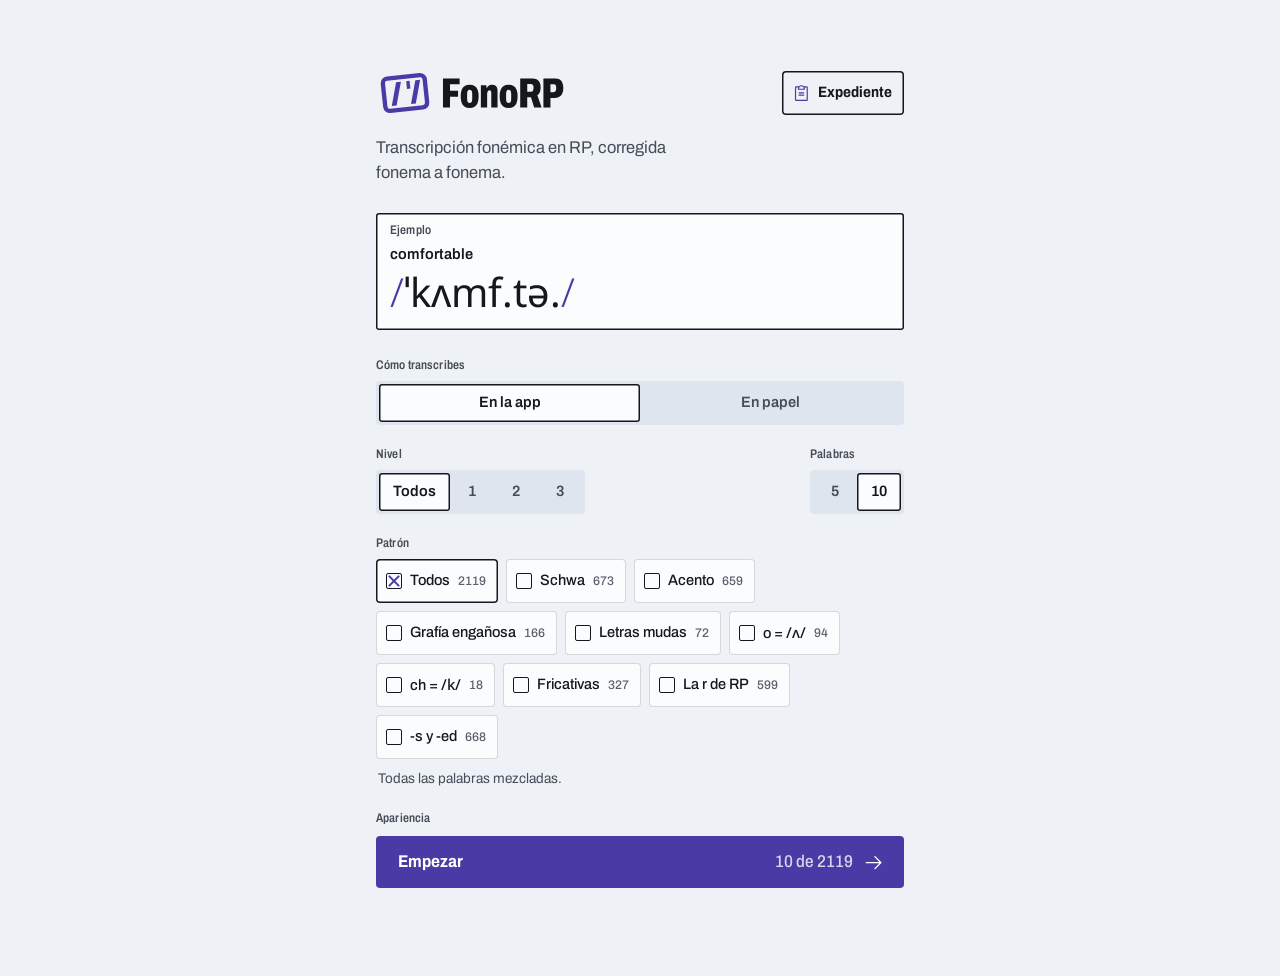
<file: index.html>
<!doctype html>
<html lang="es">
<head>
<meta charset="utf-8">
<meta name="viewport" content="width=device-width, initial-scale=1, viewport-fit=cover">
<title>FonoRP</title>
<meta name="description" content="Practica la transcripción fonémica en RP con corrección fonema a fonema.">
<meta name="theme-color" content="#eef1f5" media="(prefers-color-scheme: light)">
<meta name="theme-color" content="#111318" media="(prefers-color-scheme: dark)">
<meta name="apple-mobile-web-app-capable" content="yes">
<meta name="apple-mobile-web-app-status-bar-style" content="default">
<meta name="apple-mobile-web-app-title" content="FonoRP">
<link rel="icon" href="favicon.svg" type="image/svg+xml">
<link rel="apple-touch-icon" href="icons/apple-touch-icon.png">
<link rel="manifest" href="manifest.webmanifest">
<link rel="preload" href="fonts/archivo-latin-standard-normal.woff2" as="font" type="font/woff2" crossorigin>
<link rel="preload" href="fonts/noto-sans-ipa-wght.woff2" as="font" type="font/woff2" crossorigin>
<script>/* Tema elegido por el usuario, antes de pintar (evita el parpadeo) */try{var t=localStorage.getItem('fonorp.theme');if(t==='light'||t==='dark')document.documentElement.dataset.theme=t;}catch(e){}</script>
<link rel="stylesheet" href="styles.css">
</head>
<body data-view="home">

<!-- Iconos: Phosphor Icons (regular), MIT. Copiados de @phosphor-icons/core. -->
<svg width="0" height="0" style="position:absolute" aria-hidden="true">
  <!-- Logo FonoRP: sello /ˈ/ (marca/fonorp-sello.svg) -->
  <symbol id="logo-mark" viewBox="0 0 120 120"><g transform="rotate(-6 60 60)" fill="currentColor">
    <path fill-rule="evenodd" d="M26 22h68a14 14 0 0 1 14 14v48a14 14 0 0 1-14 14H26a14 14 0 0 1-14-14V36a14 14 0 0 1 14-14Zm0 9a5 5 0 0 0-5 5v48a5 5 0 0 0 5 5h68a5 5 0 0 0 5-5V36a5 5 0 0 0-5-5Z"/>
    <path d="M30 84 44 36h10L40 84Z"/>
    <path d="M65 36h7v16h-7Z"/>
    <path d="M70 84 84 36h10L80 84Z"/>
  </g></symbol>
  <symbol id="i-speaker" viewBox="0 0 256 256"><path d="M155.51,24.81a8,8,0,0,0-8.42.88L77.25,80H32A16,16,0,0,0,16,96v64a16,16,0,0,0,16,16H77.25l69.84,54.31A8,8,0,0,0,160,224V32A8,8,0,0,0,155.51,24.81ZM32,96H72v64H32ZM144,207.64,88,164.09V91.91l56-43.55Zm54-106.08a40,40,0,0,1,0,52.88,8,8,0,0,1-12-10.58,24,24,0,0,0,0-31.72,8,8,0,0,1,12-10.58ZM248,128a79.9,79.9,0,0,1-20.370,53.34,8,8,0,0,1-11.92-10.67,64,64,0,0,0,0-85.33,8,8,0,1,1,11.92-10.67A79.830,79.830,0,0,1,248,128Z"/></symbol>
  <symbol id="i-backspace" viewBox="0 0 256 256"><path d="M216,40H68.53a16.08,16.08,0,0,0-13.72,7.77L9.14,123.88a8,8,0,0,0,0,8.24l45.67,76.11A16.08,16.08,0,0,0,68.53,216H216a16,16,0,0,0,16-16V56A16,16,0,0,0,216,40ZM61.67,204.12,68.53,200h0ZM216,200H68.53l-43.2-72,43.2-72H216ZM106.34,146.34,124.69,128l-18.35-18.34a8,8,0,0,1,11.32-11.32L136,116.69l18.34-18.35a8,8,0,0,1,11.320,11.32L147.31,128l18.35,18.34a8,8,0,0,1-11.32,11.32L136,139.31l-18.34,18.35a8,8,0,0,1-11.32-11.32Z"/></symbol>
  <symbol id="i-arrow-right" viewBox="0 0 256 256"><path d="M221.66,133.66l-72,72a8,8,0,0,1-11.32-11.32L196.69,136H40a8,8,0,0,1,0-16H196.69L138.34,61.66a8,8,0,0,1,11.32-11.32l72,72A8,8,0,0,1,221.66,133.66Z"/></symbol>
  <symbol id="i-x" viewBox="0 0 256 256"><path d="M205.66,194.34a8,8,0,0,1-11.32,11.32L128,139.31,61.66,205.66a8,8,0,0,1-11.32-11.32L116.69,128,50.34,61.66A8,8,0,0,1,61.66,50.34L128,116.69l66.34-66.35a8,8,0,0,1,11.32,11.32L139.31,128Z"/></symbol>
  <symbol id="i-check" viewBox="0 0 256 256"><path d="M229.66,77.66l-128,128a8,8,0,0,1-11.32,0l-56-56a8,8,0,0,1,11.32-11.32L96,188.69,218.34,66.34a8,8,0,0,1,11.32,11.32Z"/></symbol>
  <symbol id="i-clipboard" viewBox="0 0 256 256"><path d="M168,152a8,8,0,0,1-8,8H96a8,8,0,0,1,0-16h64A8,8,0,0,1,168,152Zm-8-40H96a8,8,0,0,0,0,16h64a8,8,0,0,0,0-16Zm56-64V216a16,16,0,0,1-16,16H56a16,16,0,0,1-16-16V48A16,16,0,0,1,56,32H92.26a47.92,47.92,0,0,1,71.48,0H200A16,16,0,0,1,216,48ZM96,64h64a32,32,0,0,0-64,0ZM200,48H173.25A47.93,47.93,0,0,1,176,64v8a8,8,0,0,1-8,8H88a8,8,0,0,1-8-8V64a47.930,47.930,0,0,1,2.75-16H56V216H200Z"/></symbol>
  <symbol id="i-arrow-left" viewBox="0 0 256 256"><path d="M224,128a8,8,0,0,1-8,8H59.31l58.35,58.34a8,8,0,0,1-11.32,11.32l-72-72a8,8,0,0,1,0-11.32l72-72a8,8,0,0,1,11.32,11.32L59.31,120H216A8,8,0,0,1,224,128Z"/></symbol>
  <symbol id="i-redo" viewBox="0 0 256 256"><path d="M224,128a96,96,0,0,1-94.71,96H128A95.38,95.38,0,0,1,62.1,197.8a8,8,0,0,1,11-11.630A80,80,0,1,0,71.43,71.39a3.07,3.07,0,0,1-.26.25L44.59,96H72a8,8,0,0,1,0,16H24a8,8,0,0,1-8-8V56a8,8,0,0,1,16,0V85.8L60.25,60A96,96,0,0,1,224,128Z"/></symbol>
</svg>

<div class="app">

  <!-- ============ INICIO ============ -->
  <section class="view view-home" id="view-home" aria-labelledby="home-title">
    <header class="home-head">
      <div class="home-top">
      <h1 class="brand" id="home-title">
        <svg class="brand-logo" viewBox="0 0 389 120" role="img" aria-label="FonoRP"><use href="#logo-mark" width="120" height="120"/><g class="brand-word" transform="translate(134 30)"><g transform="translate(0 60.00) scale(0.08746 -0.08746)"><path transform="translate(0 0)" d="M52.36981773376465 0V687.5386419296265H446.26868629455566V548.4954557418823H218.5931224822998V395.73493099212646H409.23835945129395V256.3875312805176H218.5931224822998V0Z"/><path transform="translate(444 0)" d="M239.21850395202637 -12Q169.24088287353516 -12 122.119375705719 17.128838539123535Q74.99786853790283 46.25767707824707 51.09414196014404 107.3412070274353Q27.190415382385254 168.42473697662354 27.190415382385254 263.634765625Q27.190415382385254 359.37708854675293 51.09414196014404 420.19447135925293Q74.99786853790283 481.01185417175293 122.119375705719 510.2752480506897Q169.24088287353516 539.5386419296265 239.21850395202637 539.5386419296265Q309.2922487258911 539.5386419296265 356.583779335022 510.2752480506897Q403.87530994415283 481.01185417175293 428.0128893852234 420.19447135925293Q452.15046882629395 359.37708854675293 452.15046882629395 263.634765625Q452.15046882629395 168.42473697662354 428.0128893852234 107.3412070274353Q403.87530994415283 46.25767707824707 356.583779335022 17.128838539123535Q309.2922487258911 -12 239.21850395202637 -12ZM239.21850395202637 105.51383590698242Q261.7506628036499 105.51383590698242 275.0692663192749 116.62418031692505Q288.3878698348999 127.73452472686768 294.27462244033813 153.4525351524353Q300.16137504577637 179.17054557800293 300.16137504577637 221.91098308563232V304.7237825393677Q300.16137504577637 348.20103645324707 294.27462244033813 373.76872396469116Q288.3878698348999 399.33641147613525 275.0692663192749 410.68060874938965Q261.7506628036499 422.02480602264404 239.21850395202637 422.02480602264404Q217.42316150665283 422.02480602264404 204.05353260040283 410.68060874938965Q190.68390369415283 399.33641147613525 184.93170642852783 373.76872396469116Q179.17950916290283 348.20103645324707 179.17950916290283 304.7237825393677V221.91098308563232Q179.17950916290283 179.17054557800293 184.93170642852783 153.4525351524353Q190.68390369415283 127.73452472686768 204.05353260040283 116.62418031692505Q217.42316150665283 105.51383590698242 239.21850395202637 105.51383590698242Z"/><path transform="translate(905 0)" d="M43.815903663635254 0V527.5386419296265H171.14583206176758L180.37197399139404 462.08924865722656H185.16152477264404Q198.7741003036499 488.3351106643677 216.89431190490723 505.59630012512207Q235.01452350616455 522.8574895858765 258.8271927833557 531.1980657577515Q282.6398620605469 539.5386419296265 311.8611354827881 539.5386419296265Q356.9914245605469 539.5386419296265 384.6387429237366 522.1639609336853Q412.28606128692627 504.78927993774414 425.14540243148804 471.38990688323975Q438.0047435760498 437.99053382873535 438.0047435760498 388.26592445373535V0H289.71899223327637V350.0168581008911Q289.71899223327637 363.0575351715088 287.33649158477783 373.360547542572Q284.9539909362793 383.66355991363525 279.8018503189087 390.96625328063965Q274.6497097015381 398.26894664764404 266.67297077178955 402.18321228027344Q258.696231842041 406.09747791290283 247.4368190765381 406.09747791290283Q228.62585163116455 406.09747791290283 216.27962636947632 393.35758924484253Q203.9334011077881 380.6177005767822 197.96946620941162 358.24430799484253Q192.00553131103516 335.87091541290283 192.00553131103516 305.33563804626465V0Z"/><path transform="translate(1366 0)" d="M239.21850395202637 -12Q169.24088287353516 -12 122.119375705719 17.128838539123535Q74.99786853790283 46.25767707824707 51.09414196014404 107.3412070274353Q27.190415382385254 168.42473697662354 27.190415382385254 263.634765625Q27.190415382385254 359.37708854675293 51.09414196014404 420.19447135925293Q74.99786853790283 481.01185417175293 122.119375705719 510.2752480506897Q169.24088287353516 539.5386419296265 239.21850395202637 539.5386419296265Q309.2922487258911 539.5386419296265 356.583779335022 510.2752480506897Q403.87530994415283 481.01185417175293 428.0128893852234 420.19447135925293Q452.15046882629395 359.37708854675293 452.15046882629395 263.634765625Q452.15046882629395 168.42473697662354 428.0128893852234 107.3412070274353Q403.87530994415283 46.25767707824707 356.583779335022 17.128838539123535Q309.2922487258911 -12 239.21850395202637 -12ZM239.21850395202637 105.51383590698242Q261.7506628036499 105.51383590698242 275.0692663192749 116.62418031692505Q288.3878698348999 127.73452472686768 294.27462244033813 153.4525351524353Q300.16137504577637 179.17054557800293 300.16137504577637 221.91098308563232V304.7237825393677Q300.16137504577637 348.20103645324707 294.27462244033813 373.76872396469116Q288.3878698348999 399.33641147613525 275.0692663192749 410.68060874938965Q261.7506628036499 422.02480602264404 239.21850395202637 422.02480602264404Q217.42316150665283 422.02480602264404 204.05353260040283 410.68060874938965Q190.68390369415283 399.33641147613525 184.93170642852783 373.76872396469116Q179.17950916290283 348.20103645324707 179.17950916290283 304.7237825393677V221.91098308563232Q179.17950916290283 179.17054557800293 184.93170642852783 153.4525351524353Q190.68390369415283 127.73452472686768 204.05353260040283 116.62418031692505Q217.42316150665283 105.51383590698242 239.21850395202637 105.51383590698242Z"/><path transform="translate(1827 0)" d="M52.36981773376465 0V687.5386419296265H331.50703525543213Q407.87269020080566 687.5386419296265 452.42734384536743 659.6333756446838Q496.9819974899292 631.7281093597412 516.3538236618042 584.3358769416809Q535.7256498336792 536.9436445236206 535.7256498336792 478.6104049682617Q535.7256498336792 417.85763931274414 517.5397715568542 368.49757289886475Q499.3538932800293 319.13750648498535 458.5272331237793 288.63107681274414L557.9939193725586 0H381.95472526550293L306.63794136047363 240.84206771850586H218.5931224822998V0ZM218.5931224822998 371.6081132888794H305.55768489837646Q339.3878984451294 371.6081132888794 353.880322933197 398.22391080856323Q368.37274742126465 424.83970832824707 368.37274742126465 465.7279453277588Q368.37274742126465 492.92401695251465 361.9583730697632 512.4032649993896Q355.5439987182617 531.8825130462646 341.7359004020691 542.7280468940735Q327.92780208587646 553.5735807418823 303.9430208206177 553.5735807418823H218.5931224822998Z"/><path transform="translate(2376 0)" d="M52.36981773376465 0V687.5386419296265H331.5780143737793Q398.9809284210205 687.5386419296265 441.1127643585205 659.41943359375Q483.2446002960205 631.3002252578735 503.08510160446167 580.6650390625Q522.9256029129028 530.0298528671265 522.9256029129028 462.27293491363525Q522.9256029129028 392.5352773666382 501.53111267089844 339.8783965110779Q480.13662242889404 287.2215156555176 437.5786862373352 257.4302897453308Q395.02075004577637 227.63906383514404 330.5784740447998 227.63906383514404H218.5931224822998V0ZM218.5931224822998 361.8046588897705H293.6000728607178Q326.6528606414795 361.8046588897705 340.8759641647339 388.3199791908264Q355.0990676879883 414.8352994918823 355.0990676879883 457.7870273590088Q355.0990676879883 488.6943073272705 349.10137367248535 509.7078437805176Q343.1036796569824 530.7213802337646 329.17954683303833 541.4124479293823Q315.25541400909424 552.103515625 291.44718742370605 552.103515625H218.5931224822998Z"/></g></g></svg>
      </h1>
      <button class="btn-record" type="button" id="stats-btn">
        <svg class="icon" aria-hidden="true"><use href="#i-clipboard"/></svg><span>Expediente</span>
      </button>
      </div>
      <p class="home-sub">Transcripción fonémica en RP, corregida fonema a fonema.</p>
    </header>

    <div class="specimen" aria-hidden="true">
      <div class="field-label">Ejemplo</div>
      <div class="specimen-row">
        <span class="specimen-word" id="specimen-word">comfortable</span>
        <span class="specimen-ipa ipa"><span class="slash">/</span><span id="specimen-ipa"></span><span class="slash">/</span></span>
      </div>
    </div>

    <form class="setup" id="setup">
      <fieldset class="field">
        <legend class="field-label">Cómo transcribes</legend>
        <div class="segmented mode" id="mode-seg" role="radiogroup" aria-label="Modo"></div>
      </fieldset>

      <fieldset class="field" id="bank-field" hidden>
        <legend class="field-label">Banco de palabras</legend>
        <div class="segmented mode" id="bank-seg" role="radiogroup" aria-label="Banco de palabras"></div>
        <p class="pattern-desc" id="bank-desc"></p>
      </fieldset>

      <div class="field-row">
        <fieldset class="field">
          <legend class="field-label">Nivel</legend>
          <div class="segmented" id="level-seg" role="radiogroup" aria-label="Nivel"></div>
        </fieldset>
        <fieldset class="field">
          <legend class="field-label">Palabras</legend>
          <div class="segmented" id="size-seg" role="radiogroup" aria-label="Palabras por tanda"></div>
        </fieldset>
      </div>

      <fieldset class="field">
        <legend class="field-label">Patrón</legend>
        <div class="chips" id="pattern-chips" role="radiogroup" aria-label="Patrón"></div>
        <p class="pattern-desc" id="pattern-desc"></p>
      </fieldset>

      <fieldset class="field">
        <legend class="field-label">Apariencia</legend>
        <div class="segmented" id="theme-seg" role="radiogroup" aria-label="Apariencia"></div>
      </fieldset>

      <button class="btn-primary btn-start" type="submit" id="start-btn">
        <span>Empezar</span>
        <span class="btn-count" id="start-count"></span>
        <svg class="icon" aria-hidden="true"><use href="#i-arrow-right"/></svg>
      </button>
      <p class="setup-empty" id="setup-empty" hidden>No hay palabras con este patrón en este nivel. Prueba otro nivel.</p>
    </form>
  </section>

  <!-- ============ EJERCICIO ============ -->
  <section class="view view-drill" id="view-drill" aria-label="Ejercicio">
    <header class="topbar">
      <button class="icon-btn" id="quit-btn" type="button" aria-label="Salir de la tanda">
        <svg class="icon" aria-hidden="true"><use href="#i-x"/></svg>
      </button>
      <div class="formhead">
        <div class="fh-cell fh-ex">
          <span class="field-label">Ejercicio</span>
          <span class="fh-val" id="progress-count" aria-live="polite"></span>
          <ol class="progress" id="progress" aria-hidden="true"></ol>
        </div>
        <div class="fh-cell fh-meta">
          <span class="field-label">Nivel</span>
          <span class="fh-val" id="meta-level"></span>
        </div>
        <div class="fh-cell fh-pat">
          <span class="field-label">Patrón</span>
          <span class="fh-val fh-pats" id="meta-patterns"></span>
        </div>
      </div>
    </header>

    <div class="stage" id="stage">
      <div class="stage-inner" id="stage-inner">
        <div class="prompt">
          <div class="field-label" id="word-label">Palabra</div>
          <div class="prompt-row">
            <h2 class="word" id="word" lang="en"></h2>
            <button class="audio-btn" id="audio-btn" type="button" aria-label="Escuchar la palabra" hidden>
              <svg class="icon" aria-hidden="true"><use href="#i-speaker"/></svg>
            </button>
          </div>
        </div>

        <div class="answer-block" id="answer-block">
          <div class="field-label">Transcripción</div>
          <div class="answer" id="answer" aria-live="polite">
            <span class="answer-tokens ipa" id="answer-tokens"></span><span class="caret" aria-hidden="true"></span>
            <button class="clear-btn" id="clear-btn" type="button" aria-label="Borrar toda la transcripción" hidden>
              <svg class="icon" aria-hidden="true"><use href="#i-x"/></svg>
            </button>
          </div>
          <div class="stamp" id="stamp" aria-hidden="true" hidden><span class="stamp-main" id="stamp-main"></span><span class="stamp-sub">Tribunal FonoRP</span></div>
        </div>
        <p class="answer-hint" id="answer-hint"></p>

        <div class="feedback" id="feedback" role="status" aria-live="polite" hidden></div>
      </div>
    </div>

    <div class="keyboard" id="keyboard" role="group" aria-label="Tabla de fonemas">
      <div class="kb-vowels" id="kb-vowels"></div>
      <div class="kb-consonants" id="kb-consonants"></div>
      <div class="kb-actions">
        <button class="key key-mark" type="button" data-sym="ˈ" aria-label="Acento primario"><span class="key-sym ipa">ˈ</span><span class="key-ex">tónica</span></button>
        <button class="key key-mark" type="button" data-sym="ˌ" aria-label="Acento secundario"><span class="key-sym ipa">ˌ</span><span class="key-ex">2ª</span></button>
        <button class="key key-mark" type="button" data-sym="." aria-label="Límite de sílaba"><span class="key-sym ipa">.</span><span class="key-ex">sílaba</span></button>
        <button class="key key-del" type="button" id="del-btn" aria-label="Borrar último fonema">
          <svg class="icon" aria-hidden="true"><use href="#i-backspace"/></svg>
        </button>
        <button class="btn-primary btn-check" type="button" id="check-btn">
          <span class="btn-label" id="check-label">Comprobar</span>
        </button>
      </div>
    </div>
  </section>

  <!-- ============ EXPEDIENTE ============ -->
  <section class="view view-stats" id="view-stats" aria-labelledby="stats-title">
    <div class="stats">
      <div class="stats-top">
        <button class="icon-btn" type="button" id="stats-back" aria-label="Volver al inicio">
          <svg class="icon" aria-hidden="true"><use href="#i-arrow-left"/></svg>
        </button>
        <h2 class="summary-title" id="stats-title">Expediente</h2>
      </div>

      <div class="paper-card" id="stats-empty" hidden>
        <strong>Aún no hay ejercicios en tu expediente.</strong>
        <p>Haz una tanda y aquí verás tu acierto por patrón y las palabras que más se te resisten.</p>
        <button class="btn-primary stats-start" type="button" id="stats-start">Hacer una tanda</button>
      </div>

      <div class="stats-body" id="stats-body">
        <div class="formhead stats-head">
          <div class="fh-cell"><span class="field-label">Palabras practicadas</span><span class="fh-val" id="st-words"></span></div>
          <div class="fh-cell"><span class="field-label">Intentos</span><span class="fh-val" id="st-attempts"></span></div>
          <div class="fh-cell"><span class="field-label">Acierto</span><span class="fh-val" id="st-rate"></span></div>
        </div>

        <section class="stats-sec" aria-labelledby="st-pat-label">
          <h3 class="field-label" id="st-pat-label">Acierto por patrón</h3>
          <ul class="stats-patterns" id="stats-patterns"></ul>
        </section>

        <section class="stats-sec" id="stats-hard-sec" aria-labelledby="st-hard-label">
          <h3 class="field-label" id="st-hard-label">Las que más fallas</h3>
          <ul class="summary-misses" id="stats-hard"></ul>
          <button class="btn-primary" type="button" id="stats-practice">
            <svg class="icon" aria-hidden="true"><use href="#i-redo"/></svg><span id="stats-practice-label">Practicar estas</span>
          </button>
        </section>

        <button class="btn-ghost stats-reset" type="button" id="stats-reset">Borrar expediente</button>
      </div>
    </div>
  </section>

  <!-- ============ RESUMEN ============ -->
  <section class="view view-summary" id="view-summary" aria-labelledby="summary-title">
    <div class="summary">
      <h2 class="summary-title" id="summary-title">Acta de la tanda</h2>
      <div class="summary-score">
        <div class="stamp stamp-score is-in" aria-hidden="true"><span class="stamp-main"><span id="summary-ok">0</span>/<span id="summary-total">0</span></span><span class="stamp-sub">Tribunal FonoRP</span></div>
        <p class="summary-line" id="summary-line"></p>
      </div>
      <p class="sr-only" id="summary-sr"></p>
      <div class="summary-patterns" id="summary-patterns"></div>
      <ul class="summary-misses" id="summary-misses"></ul>
      <div class="summary-actions">
        <button class="btn-primary" type="button" id="retry-btn">
          <svg class="icon" aria-hidden="true"><use href="#i-redo"/></svg><span>Repetir fallos</span>
        </button>
        <button class="btn-secondary" type="button" id="again-btn">Nueva tanda</button>
        <button class="btn-ghost" type="button" id="home-btn">Inicio</button>
      </div>
    </div>
  </section>

</div>

<script src="fono.js"></script>
<script src="app.js"></script>
</body>
</html>
</file>
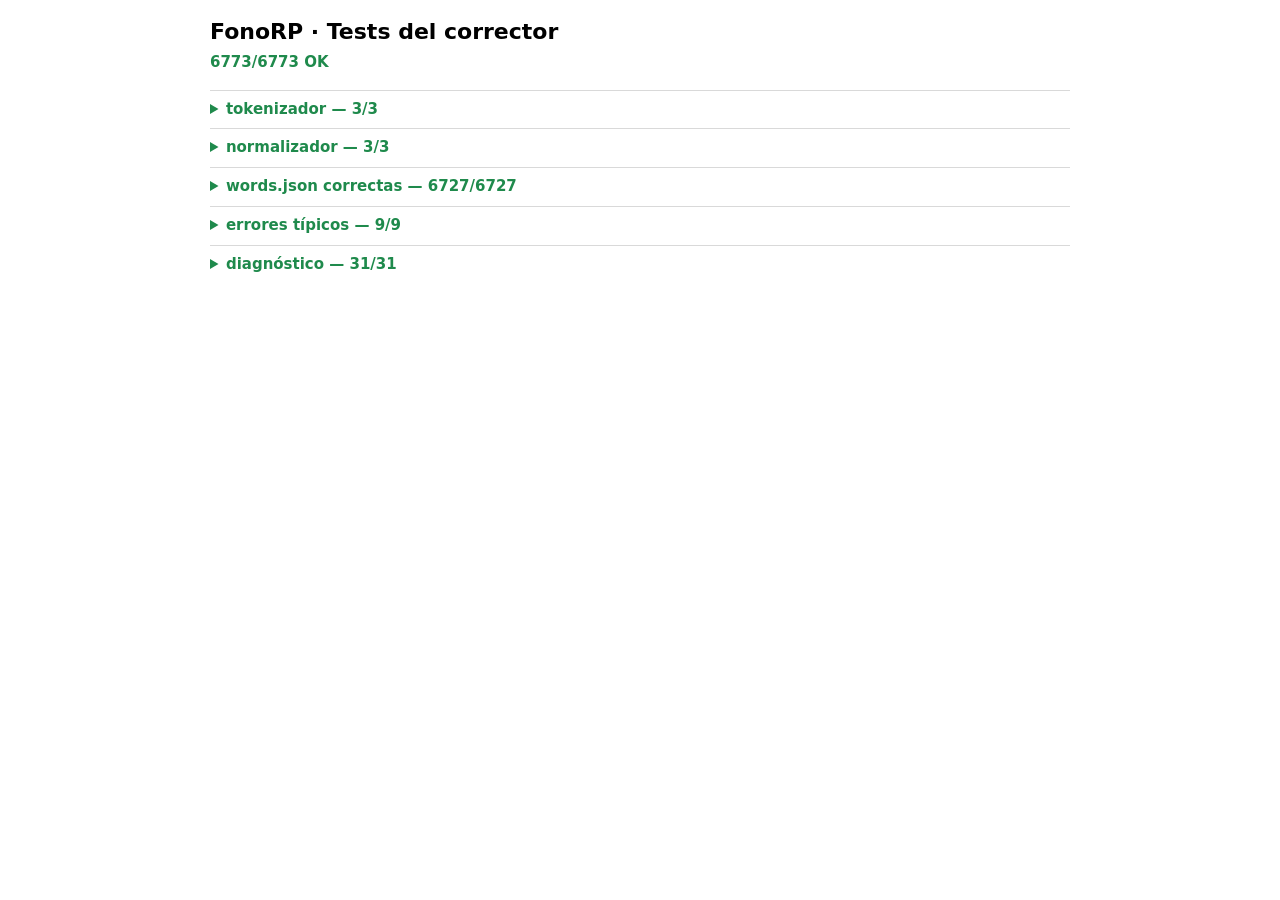
<file: tests.html>
<!doctype html>
<html lang="es">
<head>
<meta charset="utf-8">
<meta name="viewport" content="width=device-width, initial-scale=1">
<title>FonoRP · Tests</title>
<style>
  :root { color-scheme: light dark; --ok: #1f8a4c; --ko: #c62828; --muted: #888; }
  body { font: 15px/1.45 -apple-system, system-ui, sans-serif; margin: 0 auto; max-width: 860px; padding: 16px; }
  h1 { font-size: 22px; margin: 0 0 4px; }
  #summary { font-weight: 600; margin-bottom: 16px; }
  .pass { color: var(--ok); } .fail { color: var(--ko); }
  details { border-top: 1px solid color-mix(in srgb, currentColor 15%, transparent); padding: 8px 0; }
  summary { cursor: pointer; font-weight: 600; }
  li { margin: 2px 0; font-family: ui-monospace, Menlo, monospace; font-size: 13px; }
  li small { display: block; color: var(--muted); white-space: pre-wrap; }
</style>
</head>
<body>
<h1>FonoRP · Tests del corrector</h1>
<div id="summary">Ejecutando…</div>
<div id="out"></div>
<script src="fono.js"></script>
<script src="tests.js"></script>
<script>
(async () => {
  const summary = document.getElementById('summary');
  let data;
  try { data = await (await fetch('words.json', { cache: 'no-store' })).json(); }
  catch (e) {
    summary.innerHTML = '<span class="fail">No se pudo cargar words.json. Abre la página con un servidor local: <code>python3 -m http.server</code></span>';
    return;
  }
  const res = runTests(Fono, data);
  const fails = res.filter(r => !r.ok).length;
  summary.innerHTML = `<span class="${fails ? 'fail' : 'pass'}">${res.length - fails}/${res.length} OK</span>`;
  const groups = {};
  for (const r of res) (groups[r.group] ||= []).push(r);
  const esc = s => s.replace(/[&<>]/g, c => ({ '&': '&amp;', '<': '&lt;', '>': '&gt;' }[c]));
  document.getElementById('out').innerHTML = Object.entries(groups).map(([g, rs]) => {
    const bad = rs.filter(r => !r.ok).length;
    return `<details ${bad ? 'open' : ''}><summary class="${bad ? 'fail' : 'pass'}">${esc(g)} — ${rs.length - bad}/${rs.length}</summary><ul>` +
      rs.map(r => `<li class="${r.ok ? 'pass' : 'fail'}">${r.ok ? '✓' : '✗'} ${esc(r.name)}${r.ok ? '' : `<small>${esc(r.detail)}</small>`}</li>`).join('') +
      '</ul></details>';
  }).join('');
})();
</script>
</body>
</html>
</file>
<file: styles.css>
/* FonoRP · Acta del tribunal
   Mundo: papelería de oposición. Papel de oficio, filetes de tinta de 1.5px, casillas.
   Tinta de tampón violeta = marca y sello APTO. Boli rojo del corrector = error y sello REVISAR.
   Formas: casillas y campos 3px, controles 4px, sello 6px. Nada en píldora. */

@font-face {
  font-family: 'Archivo';
  src: url(fonts/archivo-latin-standard-normal.woff2) format('woff2-variations');
  font-weight: 100 900; font-stretch: 62% 125%; font-display: swap;
}
@font-face {
  font-family: 'IPA';
  src: url(fonts/noto-sans-latin-wght-normal.woff2) format('woff2-variations');
  font-weight: 100 900; font-display: swap; unicode-range: U+0000-00FF;
}
@font-face {
  font-family: 'IPA';
  src: url(fonts/noto-sans-ipa-wght.woff2) format('woff2-variations');
  font-weight: 100 900; font-display: swap; unicode-range: U+014B, U+0250-02FF, U+0329, U+1D00-1DBF;
}
@font-face {
  font-family: 'IPA';
  src: url(fonts/noto-sans-theta-wght.woff2) format('woff2-variations');
  font-weight: 100 900; font-display: swap; unicode-range: U+03B8;
}

:root {
  color-scheme: light dark;
  /* Papel y tinta */
  --bg: #eef1f5;
  --surface: #fbfcfd;
  --surface-2: #dfe5ee;
  --ink: #14171c;
  --muted: #464d58;
  --faint: #59616d;
  --rule: #14171c;
  --rule-soft: rgb(20 23 28 / .16);
  /* Tampón (marca) */
  --stamp: #4a3aa6;
  --stamp-ink: #ffffff;
  --stamp-soft: rgb(74 58 166 / .12);
  --stamp-hover: #3c2e8c;
  /* Boli rojo del corrector */
  --pen: #bf2f1b;
  --pen-soft: rgb(191 47 27 / .1);
  --warn: #8a5808;
  --warn-soft: rgb(138 88 8 / .12);
  /* Bandeja de la tabla fonémica */
  --tray: #14171c;
  --z-vowel: #d9e1ec;
  --z-diph: #cdc5f3;
  --z-cons: #f6f7f9;
  --z-ink: #14171c;
  --z-ex: #3f4752;
  --z-extra-line: #8a93a1;
  --z-extra-ink: #eef1f5;
  --z-mark: #272c35;
  --z-mark-ink: #c3b9f7;
  --z-mark-ex: #b3bac5;
  --shadow: 0 1px 2px rgb(20 23 40 / .06), 0 10px 28px rgb(20 23 40 / .07);

  --ease-out: cubic-bezier(0.23, 1, 0.32, 1);
  --ease-stamp: cubic-bezier(0.2, 1.3, 0.4, 1);

  --font-ui: 'Archivo', ui-sans-serif, system-ui, -apple-system, sans-serif;
  --font-ipa: 'IPA', 'Noto Sans', 'Lucida Sans Unicode', 'Arial Unicode MS', sans-serif;

  --gutter: 16px;
  --line: 1.5px;
  --r-box: 3px;
  --r-ctl: 4px;
  --safe-t: env(safe-area-inset-top, 0px);
  --safe-b: env(safe-area-inset-bottom, 0px);
}

/* Modo oscuro: sigue al sistema salvo que el usuario fuerce un tema (data-theme en <html>). */
@media (prefers-color-scheme: dark) {
  :root:not([data-theme="light"]) {
    --bg: #111318;
    --surface: #191c23;
    --surface-2: #252a35;
    --ink: #e9edf3;
    --muted: #b0b8c4;
    --faint: #98a1ae;
    --rule: #aeb7c4;
    --rule-soft: rgb(233 237 243 / .14);
    --stamp: #ab9ff2;
    --stamp-ink: #17122f;
    --stamp-soft: rgb(171 159 242 / .15);
    --stamp-hover: #c0b6f6;
    --pen: #ff7d61;
    --pen-soft: rgb(255 125 97 / .13);
    --warn: #e8b04b;
    --warn-soft: rgb(232 176 75 / .14);
    --tray: #08090c;
    --z-vowel: #2e3a4d;
    --z-diph: #3f3577;
    --z-cons: #1a1d24;
    --z-ink: #e9edf3;
    --z-ex: #aab3bf;
    --z-extra-line: #6b7482;
    --z-extra-ink: #e9edf3;
    --z-mark: #171a21;
    --z-mark-ink: #ab9ff2;
    --z-mark-ex: #a3abb7;
    --shadow: 0 1px 2px rgb(0 0 0 / .35), 0 10px 28px rgb(0 0 0 / .3);
  }
}
:root[data-theme="dark"] {
  --bg: #111318;
  --surface: #191c23;
  --surface-2: #252a35;
  --ink: #e9edf3;
  --muted: #b0b8c4;
  --faint: #98a1ae;
  --rule: #aeb7c4;
  --rule-soft: rgb(233 237 243 / .14);
  --stamp: #ab9ff2;
  --stamp-ink: #17122f;
  --stamp-soft: rgb(171 159 242 / .15);
  --stamp-hover: #c0b6f6;
  --pen: #ff7d61;
  --pen-soft: rgb(255 125 97 / .13);
  --warn: #e8b04b;
  --warn-soft: rgb(232 176 75 / .14);
  --tray: #08090c;
  --z-vowel: #2e3a4d;
  --z-diph: #3f3577;
  --z-cons: #1a1d24;
  --z-ink: #e9edf3;
  --z-ex: #aab3bf;
  --z-extra-line: #6b7482;
  --z-extra-ink: #e9edf3;
  --z-mark: #171a21;
  --z-mark-ink: #ab9ff2;
  --z-mark-ex: #a3abb7;
  --shadow: 0 1px 2px rgb(0 0 0 / .35), 0 10px 28px rgb(0 0 0 / .3);
}
:root[data-theme="light"] { color-scheme: light; }
:root[data-theme="dark"] { color-scheme: dark; }

*, *::before, *::after { box-sizing: border-box; }
html { -webkit-text-size-adjust: 100%; caret-color: var(--stamp); scrollbar-color: var(--rule-soft) transparent; }
body {
  margin: 0; background: var(--bg); color: var(--ink);
  font: 400 16px/1.45 var(--font-ui); font-stretch: 96%;
  -webkit-font-smoothing: antialiased; -webkit-tap-highlight-color: transparent; overscroll-behavior: none;
}
::selection { background: var(--stamp-soft); color: var(--ink); }
button { font: inherit; color: inherit; background: none; border: 0; padding: 0; cursor: pointer; touch-action: manipulation; }
button:focus-visible, [tabindex]:focus-visible { outline: 2px solid var(--stamp); outline-offset: 2px; }
fieldset { border: 0; margin: 0; padding: 0; min-width: 0; }
.ipa { font-family: var(--font-ipa); }
.icon { width: 1.25em; height: 1.25em; fill: currentColor; flex: none; }
.sr-only { position: absolute; width: 1px; height: 1px; overflow: hidden; clip-path: inset(50%); white-space: nowrap; }
[hidden] { display: none !important; }

/* Etiqueta de campo de formulario: pequeña, condensada, sin mayúsculas forzadas */
.field-label { font-size: 12.5px; font-weight: 600; font-stretch: 80%; color: var(--muted); letter-spacing: .01em; line-height: 1.2; }

/* ---------- Vistas ---------- */
.app { min-height: 100dvh; }
.view { display: none; }
body[data-view="home"] .view-home,
body[data-view="drill"] .view-drill,
body[data-view="summary"] .view-summary,
body[data-view="stats"] .view-stats { display: grid; animation: view-in 240ms var(--ease-out); }
@keyframes view-in { from { opacity: 0; transform: translateY(6px); } }

/* ---------- Botones ---------- */
.btn-primary, .btn-secondary, .btn-ghost {
  display: inline-flex; align-items: center; justify-content: center; gap: 10px;
  min-height: 52px; padding: 0 20px; border-radius: var(--r-ctl);
  font-weight: 700; font-stretch: 88%; font-size: 17px; white-space: nowrap;
  transition: transform 140ms var(--ease-out), background-color 160ms ease, opacity 160ms ease;
}
.btn-primary { background: var(--stamp); color: var(--stamp-ink); }
.btn-secondary { background: transparent; color: var(--ink); box-shadow: inset 0 0 0 var(--line) var(--rule); }
.btn-ghost { color: var(--muted); }
.btn-primary:active, .btn-secondary:active, .btn-ghost:active { transform: scale(0.97); }
.btn-primary:disabled { opacity: .4; cursor: default; transform: none; }
.icon-btn {
  width: 44px; height: 44px; border-radius: var(--r-ctl); display: grid; place-items: center; color: var(--ink); flex: none;
  transition: transform 140ms var(--ease-out), background-color 160ms ease;
}
.icon-btn:active { transform: scale(0.92); background: var(--surface-2); }
@media (hover: hover) and (pointer: fine) {
  .btn-primary:hover:not(:disabled) { background: var(--stamp-hover); }
  .btn-secondary:hover { background: var(--surface-2); }
  .btn-ghost:hover { color: var(--ink); }
  .icon-btn:hover { background: var(--surface-2); }
}

/* ---------- Inicio ---------- */
.view-home {
  max-width: 560px; margin: 0 auto; min-height: 100dvh; align-content: start; gap: 28px;
  padding: calc(var(--safe-t) + 36px) var(--gutter) calc(var(--safe-b) + 24px);
}
.home-top { display: flex; align-items: center; justify-content: space-between; gap: 12px; }
.brand { margin: 0; line-height: 0; }
.btn-record {
  display: inline-flex; align-items: center; gap: 7px; min-height: 44px; padding: 0 12px 0 10px; border-radius: var(--r-ctl);
  font-size: 15px; font-weight: 700; font-stretch: 88%; color: var(--ink); box-shadow: inset 0 0 0 var(--line) var(--rule);
  transition: transform 140ms var(--ease-out), background-color 160ms ease;
}
.btn-record .icon { color: var(--stamp); }
.btn-record:active { transform: scale(0.97); }
@media (hover: hover) and (pointer: fine) { .btn-record:hover { background: var(--surface-2); } }
.brand-logo { height: 58px; width: auto; color: var(--stamp); }
.brand-word { fill: var(--ink); }
.home-sub { margin: 14px 0 0; color: var(--muted); font-size: 17px; max-width: 34ch; }

.specimen {
  background: var(--surface); box-shadow: inset 0 0 0 var(--line) var(--rule); border-radius: var(--r-box);
  padding: 10px 14px 14px; display: grid; gap: 6px; min-height: 104px;
}
.specimen-row { display: grid; gap: 2px; }
.specimen-word { font-size: 15px; font-weight: 600; transition: opacity 200ms ease; }
.specimen-ipa { font-size: clamp(30px, 9vw, 40px); line-height: 1.2; white-space: nowrap; overflow: hidden; }
.specimen-ipa .tok { display: inline-block; animation: tok-in 180ms var(--ease-out) both; }
.specimen.is-leaving .specimen-word, .specimen.is-leaving #specimen-ipa { opacity: 0; transition: opacity 180ms ease; }
.slash { color: var(--stamp); font-family: var(--font-ipa); font-weight: 300; }

.setup { display: grid; gap: 22px; }
.field .field-label { margin-bottom: 8px; padding: 0; }
.field-row { display: grid; grid-template-columns: 1fr auto; gap: 16px; }

/* Patrones: casillas de formulario que se marcan con una cruz */
.chips { display: flex; flex-wrap: wrap; gap: 8px; }
.chip {
  min-height: 44px; padding: 0 12px 0 10px; border-radius: var(--r-ctl); display: inline-flex; align-items: center; gap: 8px;
  background: var(--surface); box-shadow: inset 0 0 0 1px var(--rule-soft); font-size: 15px; font-weight: 500;
  transition: transform 140ms var(--ease-out), box-shadow 160ms ease, background-color 160ms ease;
}
.chip-box {
  width: 16px; height: 16px; flex: none; border: var(--line) solid var(--rule); border-radius: 2px; position: relative;
}
.chip-box::before, .chip-box::after {
  content: ''; position: absolute; left: 50%; top: 50%; width: 15px; height: 2px; border-radius: 1px; background: var(--stamp);
  transform: translate(-50%, -50%) rotate(45deg) scaleX(0); transition: transform 160ms var(--ease-out);
}
.chip-box::after { transform: translate(-50%, -50%) rotate(-45deg) scaleX(0); transition-delay: 60ms; }
.chip[aria-checked="true"] { box-shadow: inset 0 0 0 var(--line) var(--rule); }
.chip[aria-checked="true"] .chip-box::before { transform: translate(-50%, -50%) rotate(45deg) scaleX(1); }
.chip[aria-checked="true"] .chip-box::after { transform: translate(-50%, -50%) rotate(-45deg) scaleX(1); }
.chip-count { font-size: 12.5px; color: var(--faint); font-variant-numeric: tabular-nums; }
.chip:active { transform: scale(0.97); }
.chip .ipa { font-size: 15px; }
.pattern-desc { margin: 10px 2px 0; font-size: 14px; color: var(--muted); min-height: 1.45em; }

.segmented {
  display: inline-grid; grid-auto-flow: column; grid-auto-columns: minmax(44px, auto);
  padding: 3px; border-radius: var(--r-ctl); background: var(--surface-2); position: relative; isolation: isolate;
}
.seg { min-height: 38px; padding: 0 14px; border-radius: 3px; font-size: 15px; font-weight: 600; color: var(--muted); transition: color 200ms ease; position: relative; z-index: 1; }
.seg[aria-checked="true"] { color: var(--ink); }
.seg-thumb {
  position: absolute; top: 3px; bottom: 3px; left: 0; border-radius: 3px; z-index: 0;
  background: var(--surface); box-shadow: inset 0 0 0 var(--line) var(--rule);
  transition: transform 240ms var(--ease-out), width 240ms var(--ease-out);
}
.segmented.mode { display: grid; grid-auto-columns: 1fr; }

.btn-start {
  width: 100%; justify-content: space-between; padding: 0 20px 0 22px;
  position: sticky; bottom: calc(var(--safe-b) + 12px); z-index: 3; box-shadow: 0 0 0 12px var(--bg);
}
.btn-count { margin-left: auto; font-weight: 500; opacity: .8; font-variant-numeric: tabular-nums; }
.setup-empty { margin: -8px 0 0; color: var(--pen); font-size: 14px; }

/* ---------- Ejercicio ---------- */
.view-drill { height: 100dvh; grid-template-rows: auto minmax(0, 1fr) auto; padding-top: var(--safe-t); }
.topbar { display: flex; align-items: stretch; gap: 6px; padding: 8px var(--gutter) 4px 6px; }
.formhead {
  flex: 1; display: grid; grid-template-columns: auto auto minmax(0, 1fr); min-width: 0;
  box-shadow: inset 0 0 0 var(--line) var(--rule); border-radius: var(--r-box); background: var(--surface);
}
.fh-cell { padding: 5px 9px 6px; display: grid; align-content: start; gap: 1px; min-width: 0; }
.fh-cell + .fh-cell { box-shadow: inset var(--line) 0 0 var(--rule); }
.fh-val { font-size: 15px; font-weight: 700; font-stretch: 85%; font-variant-numeric: tabular-nums; white-space: nowrap; overflow: hidden; text-overflow: ellipsis; }
.fh-pats { font-weight: 600; }
.progress { list-style: none; margin: 3px 0 0; padding: 0; display: flex; gap: 3px; }
.progress li { width: 8px; height: 8px; border: 1.5px solid var(--rule); border-radius: 1px; transition: background-color 200ms ease, border-color 200ms ease; }
.progress li.is-current { border-color: var(--stamp); background: var(--stamp-soft); }
.progress li.is-ok, .progress li.is-warn { background: var(--ink); }
.progress li.is-bad { background: var(--pen); border-color: var(--pen); }

.stage { overflow-y: auto; overscroll-behavior: contain; -webkit-overflow-scrolling: touch; }
.stage-inner { padding: 10px var(--gutter) 20px; display: grid; grid-template-columns: minmax(0, 1fr); gap: 12px; align-content: start; min-height: 100%; }
.stage-inner > *, .feedback > * { min-width: 0; }
.stage-inner.is-leaving { opacity: 0; transform: translateX(-14px); transition: opacity 150ms ease, transform 150ms ease; }
.stage-inner.is-entering { animation: stage-in 260ms var(--ease-out); }
@keyframes stage-in { from { opacity: 0; transform: translateX(18px); } }

.prompt { background: var(--surface); box-shadow: inset 0 0 0 var(--line) var(--rule); border-radius: var(--r-box); padding: 8px 12px 12px; }
.prompt-row { display: flex; align-items: center; gap: 12px; margin-top: 2px; }
.word {
  margin: 0; font-weight: 850; font-stretch: 70%; letter-spacing: -0.025em; line-height: 1;
  font-size: var(--word-size, 64px); overflow-wrap: anywhere; flex: 1; min-width: 0;
}
.stage.is-review .word { font-size: min(var(--word-size, 64px), 40px); }
.audio-btn {
  width: 48px; height: 48px; border-radius: var(--r-ctl); flex: none; display: grid; place-items: center;
  box-shadow: inset 0 0 0 var(--line) var(--rule); color: var(--stamp); position: relative;
  transition: transform 140ms var(--ease-out);
}
.audio-btn:active { transform: scale(0.92); }
.audio-btn::after { content: ''; position: absolute; inset: 0; border-radius: inherit; box-shadow: 0 0 0 2px var(--stamp); opacity: 0; }
.audio-btn.is-speaking::after { animation: ring 1.1s var(--ease-out) infinite; }
@keyframes ring { 0% { opacity: .55; transform: scale(1); } 100% { opacity: 0; transform: scale(1.4); } }
.voice-note { margin: 6px 0 0; font-size: 12.5px; color: var(--faint); animation: fade-in 240ms ease; }
@keyframes fade-in { from { opacity: 0; } }

/* Transcripción: una casilla por fonema */
.answer-block { position: relative; display: grid; gap: 6px; }
.answer {
  display: flex; align-items: center; flex-wrap: wrap; gap: 4px; min-height: 56px; padding-right: 48px; position: relative;
  font-size: clamp(22px, 6.6vw, 28px); line-height: 1;
}
.answer-tokens { display: contents; }
.answer .tok {
  min-width: 34px; height: 48px; padding: 0 5px; display: inline-flex; align-items: center; justify-content: center;
  background: var(--surface); box-shadow: inset 0 0 0 var(--line) var(--rule); border-radius: 2px;
}
.answer .tok-mark { min-width: 18px; padding: 0 2px; color: var(--stamp); box-shadow: none; background: transparent; border: var(--line) dashed var(--stamp); }
.answer .tok-dot { min-width: 14px; padding: 0; box-shadow: none; background: transparent; color: var(--faint); }
.answer .tok-new { animation: tok-in 150ms var(--ease-out); }
@keyframes tok-in { from { opacity: 0; transform: translateY(5px); } }
.caret { width: 34px; height: 48px; border-radius: 2px; position: relative; flex: none; box-shadow: inset 0 0 0 var(--line) var(--rule-soft); }
.caret::after {
  content: ''; position: absolute; left: 50%; top: 11px; bottom: 11px; width: 2px; margin-left: -1px; background: var(--stamp);
  animation: blink 1.05s steps(1) infinite;
}
@keyframes blink { 50% { opacity: 0; } }
.answer.is-locked .caret { display: none; }
.answer.is-nudge .caret { box-shadow: inset 0 0 0 var(--line) var(--pen); }
.clear-btn {
  position: absolute; right: 0; top: 50%; translate: 0 -50%; width: 44px; height: 44px; border-radius: var(--r-ctl);
  display: grid; place-items: center; color: var(--muted); transition: transform 140ms var(--ease-out);
}
.clear-btn:active { transform: scale(0.9); }
.answer-hint { margin: -2px 0 0; font-size: 13.5px; color: var(--muted); }
.answer-hint .ipa { color: var(--stamp); font-size: 1.3em; line-height: 1; }
.answer-hint.is-nudge { color: var(--pen); }

/* ---------- El sello (movimiento de firma) ---------- */
.stamp {
  --stamp-c: var(--stamp);
  position: absolute; right: 14px; top: -22px; z-index: 2; pointer-events: none;
  display: grid; justify-items: center; gap: 0; padding: 3px 9px 4px;
  color: var(--stamp-c); border: 3px solid var(--stamp-c); border-radius: 6px;
  background: color-mix(in srgb, var(--bg) 72%, transparent);
  transform: rotate(-7deg); opacity: .94;
}
.stamp.is-bad { --stamp-c: var(--pen); }
#stamp { top: -16px; padding: 4px 10px 3px; }
#stamp .stamp-sub { display: none; }
.stamp-main { font-weight: 900; font-stretch: 72%; font-size: 18px; line-height: 1; letter-spacing: .04em; font-variant-numeric: tabular-nums; }
.stamp-sub { font-size: 11px; font-weight: 700; font-stretch: 80%; letter-spacing: .08em; text-transform: uppercase; }
.stamp.is-in { animation: stamp-down 300ms var(--ease-stamp) both; }
@keyframes stamp-down {
  0% { opacity: 0; transform: rotate(-12deg) scale(1.6); }
  60% { opacity: .96; }
  100% { opacity: .94; transform: rotate(-7deg) scale(1); }
}
.answer-block.is-stamped .answer { animation: press 300ms ease-out; }
@keyframes press { 45% { transform: translateY(1.5px); } }

/* ---------- Modo papel ---------- */
.paper-card { background: var(--surface); box-shadow: inset 0 0 0 var(--line) var(--rule); border-radius: var(--r-box); padding: 14px 16px 16px; display: grid; gap: 4px; }
.paper-card strong { font-size: 17px; }
.paper-card p { margin: 0; color: var(--muted); font-size: 15px; max-width: 36ch; }

/* ---------- Corrección ---------- */
.feedback { display: grid; gap: 14px; }
.feedback > * { animation: fb-in 300ms var(--ease-out) both; animation-delay: calc(80ms + var(--d, 0) * 60ms); }
@keyframes fb-in { from { opacity: 0; transform: translateY(6px); } }

.verdict { font-weight: 700; font-stretch: 85%; font-size: 17px; }
.verdict.ok { color: var(--stamp); } .verdict.warn { color: var(--warn); } .verdict.bad { color: var(--pen); } .verdict.neutral { color: var(--ink); }

.model { background: var(--surface); box-shadow: inset 0 0 0 var(--line) var(--rule); border-radius: var(--r-box); padding: 8px 12px 12px; display: grid; gap: 2px; }
.model-ipa { font-family: var(--font-ipa); font-size: clamp(32px, 9.5vw, 44px); line-height: 1.2; }
.model-ipa .tok-mark { color: var(--stamp); }
.model-ipa .tok-dot { color: var(--faint); }
.model-alt { font-size: 14px; color: var(--muted); }
.model-alt .ipa { color: var(--ink); font-size: 17px; }
.model-alt .tok-mark { color: var(--stamp); }

/* Tú / RP en las casillas de la transcripción: misma línea base, salto de línea como la respuesta */
.answer.is-diff { align-items: flex-start; row-gap: 8px; padding-right: 0; }
.dcol { display: inline-grid; grid-template-rows: 13px 44px 26px; gap: 2px; justify-items: stretch; animation: cell-in 240ms var(--ease-out) both; animation-delay: calc(140ms + var(--i, 0) * 30ms); }
@keyframes cell-in { from { opacity: 0; transform: translateY(5px); } }
.dnum { position: relative; z-index: 3; font-family: var(--font-ui); font-size: 12px; font-weight: 800; color: var(--pen); text-align: center; line-height: 14px; font-variant-numeric: tabular-nums; }
.dcell { min-width: 34px; padding: 0 5px; border-radius: 2px; display: flex; align-items: center; justify-content: center; position: relative; }
.dcell.you { background: var(--surface); box-shadow: inset 0 0 0 var(--line) var(--rule); }
.dcell.rp { color: var(--muted); font-size: .78em; }
.dcell.you.is-bad { box-shadow: inset 0 0 0 var(--line) var(--pen); color: var(--pen); background: var(--pen-soft); }
.dcell.you.is-bad::after {
  content: ''; position: absolute; left: 4px; right: 4px; top: 50%; height: 2.5px; border-radius: 2px; background: currentColor;
  transform: rotate(-14deg) scaleX(0); transform-origin: left; animation: strike 220ms var(--ease-out) forwards;
  animation-delay: calc(380ms + var(--i, 0) * 30ms);
}
@keyframes strike { to { transform: rotate(-14deg) scaleX(1); } }
.dcell.you.is-gap { background: transparent; box-shadow: none; border: var(--line) dashed var(--pen); }
.dcell.rp.is-need { color: var(--ink); font-weight: 600; }
.dcell.rp.is-empty { color: var(--faint); }
.dcell .m { color: var(--stamp); }
.dcell .m.is-bad { color: var(--pen); }
.dcell .m.is-warn { color: var(--warn); }
/* Acento primario: más peso que el secundario (sin duplicar el trazo, que se confundiría con ") */
.tok-primary, .m-primary { font-weight: 800; }

.issues { list-style: none; margin: 0; padding: 0; display: grid; gap: 10px; }
.issue { display: grid; grid-template-columns: 22px 1fr; gap: 10px; font-size: 15.5px; line-height: 1.45; }
.issue-n {
  width: 22px; height: 22px; border-radius: 2px; display: grid; place-items: center; margin-top: 1px;
  font-size: 12px; font-weight: 800; box-shadow: inset 0 0 0 var(--line) var(--pen); color: var(--pen);
}
.issue.warn .issue-n { box-shadow: inset 0 0 0 var(--line) var(--warn); color: var(--warn); }
.issue.typical .issue-n { background: var(--pen); color: var(--surface); }
.issue .ipa { font-size: 1.08em; }
.issues-toggle, .fix-link {
  justify-self: start; font-size: 15px; font-weight: 700; font-stretch: 88%; color: var(--stamp); min-height: 44px;
  text-decoration: underline; text-underline-offset: 3px; text-decoration-thickness: 1.5px;
}

.note { padding: 10px 12px 12px; border-radius: var(--r-box); background: var(--surface); box-shadow: inset 0 0 0 1px var(--rule-soft); }
.note .field-label { color: var(--stamp); margin-bottom: 3px; }
.note p { margin: 0; font-size: 15.5px; }
.note .ipa { font-size: 1.06em; }

/* ---------- Tabla fonémica: bandeja de tinta con zonas de color plano ---------- */
.keyboard { padding: 8px 8px calc(var(--safe-b) + 8px); display: grid; gap: 7px; background: var(--tray); }
.kb-vowels {
  display: grid; gap: 4px;
  grid-template-columns: repeat(4, minmax(0, 1fr)) 3px repeat(3, minmax(0, 1fr)) 3px minmax(0, 1fr);
}
.kb-consonants, .kb-actions { display: grid; gap: 4px; grid-template-columns: repeat(8, minmax(0, 1fr)); }
.key {
  min-height: 48px; border-radius: 3px; background: var(--z-cons); color: var(--z-ink); position: relative;
  display: flex; flex-direction: column; align-items: center; justify-content: center;
  overflow: hidden; user-select: none; -webkit-user-select: none;
  transition: transform 110ms var(--ease-out), background-color 200ms ease, color 200ms ease, opacity 220ms ease, box-shadow 200ms ease;
  transition-delay: 0ms, var(--kd, 0ms), var(--kd, 0ms), var(--kd, 0ms), var(--kd, 0ms);
}
.kb-vowels .key { background: var(--z-vowel); }
.kb-vowels .key.key-diph { background: var(--z-diph); }
.kb-vowels .key.key-extra { background: transparent; color: var(--z-extra-ink); box-shadow: none; border: var(--line) dashed var(--z-extra-line); }
.kb-vowels .key.key-extra .key-ex { color: var(--z-mark-ex); }
.key:active { transform: scale(0.93); }
.key-sym { font-family: var(--font-ipa); font-size: 19px; line-height: 1.15; }
.key-ex { font-size: 11px; font-stretch: 85%; line-height: 1.1; color: var(--z-ex); max-width: 100%; padding: 0 2px; white-space: nowrap; overflow: hidden; }
.key-mark, .key-del { background: var(--z-mark); color: var(--z-mark-ink); }
.key-mark .key-ex { color: var(--z-mark-ex); }
.key-mark .key-sym { font-size: 24px; line-height: 1; height: 22px; display: flex; align-items: center; }
.key-mark[data-sym="ˈ"] .key-sym { transform: translateY(5px); }
.key-mark[data-sym="ˌ"] .key-sym { transform: translateY(-7px); }
.key-mark[data-sym="."] .key-sym { transform: translateY(-5px); }
.key-del { color: var(--z-extra-ink); }
.key-del .icon { width: 22px; height: 22px; }
.btn-check { grid-column: span 4; min-height: 48px; font-size: 16.5px; }
.btn-label { display: inline-block; transition: opacity 160ms ease, filter 160ms ease; }
.btn-label.is-swapping { opacity: 0; filter: blur(3px); }
@media (hover: hover) and (pointer: fine) {
  .key:hover { filter: brightness(1.06); }
}

/* Revisión: la tabla resalta los sonidos de la palabra */
.keyboard.is-review .kb-vowels .key, .keyboard.is-review .kb-consonants .key { pointer-events: none; opacity: .28; }
.keyboard.is-review .key.in-word { opacity: 1; box-shadow: inset 0 0 0 2.5px var(--stamp); }
.keyboard.is-review .key.missed { opacity: 1; box-shadow: inset 0 0 0 2.5px var(--pen); }
.keyboard.is-review .key-mark, .keyboard.is-review .key-del { opacity: .3; pointer-events: none; }
.keyboard.is-paper .kb-actions .key { display: none; }
.keyboard.is-paper.is-collapsed .kb-vowels, .keyboard.is-paper.is-collapsed .kb-consonants { display: none; }
.paper-actions { grid-column: 1 / -1; display: grid; grid-template-columns: 1fr 1fr; gap: 6px; }
.paper-actions .btn-primary, .paper-actions .btn-secondary { min-height: 48px; }
.paper-actions .btn-secondary { color: var(--z-extra-ink); box-shadow: inset 0 0 0 var(--line) var(--z-extra-line); }
.paper-actions .wide { grid-column: 1 / -1; }

@media (max-width: 899px) {
  .keyboard.is-review { gap: 4px; padding-top: 6px; }
  .keyboard.is-review .kb-vowels, .keyboard.is-review .kb-consonants { gap: 3px; }
  .keyboard.is-review .kb-vowels .key, .keyboard.is-review .kb-consonants .key { min-height: 25px; }
  .keyboard.is-review .key-sym { font-size: 16px; }
  .keyboard.is-review .key-ex { display: none; }
  .keyboard.is-review .kb-actions .key { min-height: 44px; }
}

/* ---------- Acta de la tanda ---------- */
.view-summary { max-width: 560px; margin: 0 auto; min-height: 100dvh; padding: calc(var(--safe-t) + 40px) var(--gutter) calc(var(--safe-b) + 24px); }
.summary { display: grid; gap: 16px; align-content: start; }
.summary-title { margin: 0; font-size: 34px; font-weight: 850; font-stretch: 72%; letter-spacing: -0.02em; line-height: 1.05; }
.summary-score { display: flex; align-items: center; gap: 22px; padding: 14px 0 6px; }
.stamp-score { position: static; padding: 8px 18px 9px; flex: none; gap: 2px; }
.stamp-score .stamp-main { font-size: 64px; letter-spacing: 0; }
.summary-line { margin: 0; font-size: 16.5px; max-width: 26ch; }
.summary-patterns { display: flex; flex-wrap: wrap; gap: 8px; }
.summary-patterns span { padding: 6px 10px; border-radius: var(--r-ctl); box-shadow: inset 0 0 0 var(--line) var(--pen); color: var(--pen); font-size: 14px; font-weight: 600; }
.summary-misses { list-style: none; margin: 4px 0 0; padding: 0; display: grid; box-shadow: inset 0 0 0 var(--line) var(--rule); border-radius: var(--r-box); background: var(--surface); }
.summary-misses:empty { display: none; }
.summary-misses li {
  display: flex; justify-content: space-between; align-items: baseline; gap: 12px; padding: 11px 12px;
  animation: fb-in 280ms var(--ease-out) both; animation-delay: calc(200ms + var(--i, 0) * 45ms);
}
.summary-misses li + li { box-shadow: inset 0 var(--line) 0 var(--rule); }
.summary-misses .w { font-weight: 700; font-size: 18px; }
.summary-misses .ipa { font-size: 19px; color: var(--muted); }
.summary-actions { display: grid; gap: 10px; margin-top: 14px; }

/* ---------- Expediente ---------- */
.view-stats { max-width: 560px; margin: 0 auto; min-height: 100dvh; padding: calc(var(--safe-t) + 24px) var(--gutter) calc(var(--safe-b) + 24px); }
.stats { display: grid; gap: 18px; align-content: start; }
.stats-top { display: flex; align-items: center; gap: 6px; margin-left: -10px; }
.stats-body { display: grid; gap: 22px; }
.stats-head { grid-template-columns: repeat(3, minmax(0, 1fr)); }
.stats-head .fh-val { font-size: 22px; font-weight: 800; font-stretch: 75%; }
.stats-sec { display: grid; gap: 8px; }
.stats-sec h3 { margin: 0; }
.stats-patterns {
  list-style: none; margin: 0; padding: 0; display: grid;
  box-shadow: inset 0 0 0 var(--line) var(--rule); border-radius: var(--r-box); background: var(--surface);
}
.stats-patterns li {
  display: grid; grid-template-columns: minmax(0, 1fr) auto 3.4em 3.4em; align-items: center; gap: 10px; padding: 10px 12px; font-size: 15px;
}
.stats-patterns li + li { box-shadow: inset 0 var(--line) 0 var(--rule); }
.stats-patterns li.is-none { color: var(--faint); }
.st-name { font-weight: 600; min-width: 0; overflow: hidden; text-overflow: ellipsis; white-space: nowrap; }
.st-ticks { display: inline-flex; gap: 2px; }
.st-ticks i { width: 7px; height: 12px; border: 1.5px solid var(--rule); border-radius: 1px; }
.st-ticks i.on { background: var(--ink); }
.is-low .st-ticks i { border-color: var(--pen); }
.is-low .st-ticks i.on { background: var(--pen); }
.st-pct { font-weight: 800; font-stretch: 85%; text-align: right; font-variant-numeric: tabular-nums; }
.is-low .st-pct { color: var(--pen); }
.st-n { font-size: 13px; color: var(--muted); text-align: right; font-variant-numeric: tabular-nums; }
.st-none { grid-column: 2 / -1; text-align: right; font-size: 13px; }
.st-hard-r { display: grid; justify-items: end; gap: 1px; }
.stats-reset { justify-self: center; color: var(--pen); }
.stats-start { justify-self: start; margin-top: 10px; }

/* ---------- Escritorio ---------- */
@media (min-width: 900px) {
  .view-drill {
    grid-template-columns: minmax(0, 1fr) 500px; grid-template-rows: auto minmax(0, 1fr);
    max-width: 1180px; margin: 0 auto; column-gap: 32px; padding: 16px 24px;
  }
  .topbar { grid-column: 1 / -1; }
  .stage-inner { padding: 20px 4px; gap: 16px; }
  .keyboard { align-self: start; margin-top: 20px; border-radius: var(--r-box); padding: 12px; box-shadow: var(--shadow); }
  .key { min-height: 54px; }
  .key-sym { font-size: 21px; }
  .key-ex { font-size: 11.5px; }
  .view-home { padding-top: 64px; }
}

/* ---------- Movimiento reducido ---------- */
@media (prefers-reduced-motion: reduce) {
  /* Se mantienen los fundidos (comunican el cambio de estado); se quita todo desplazamiento. */
  body[data-view] .view, .stage-inner.is-entering, .feedback > *, .dcol, .summary-misses li,
  .answer .tok-new, .specimen-ipa .tok, .stamp.is-in { animation-name: fade-in !important; animation-duration: 200ms !important; }
  .dcol { animation-delay: 0ms !important; }
  .dcell.you.is-bad::after { animation: none; transform: rotate(-14deg) scaleX(1); }
  .answer-block.is-stamped .answer { animation: none; }
  .stage-inner.is-leaving { transform: none; }
  .audio-btn.is-speaking::after { animation: none; opacity: .6; }
  .caret::after { animation: none; }
  .key:active, .chip:active, .icon-btn:active, .audio-btn:active, .clear-btn:active,
  .btn-primary:active, .btn-secondary:active, .btn-ghost:active { transform: none; }
  .seg-thumb, .chip-box::before, .chip-box::after { transition-duration: 0ms; }
}
</file>
